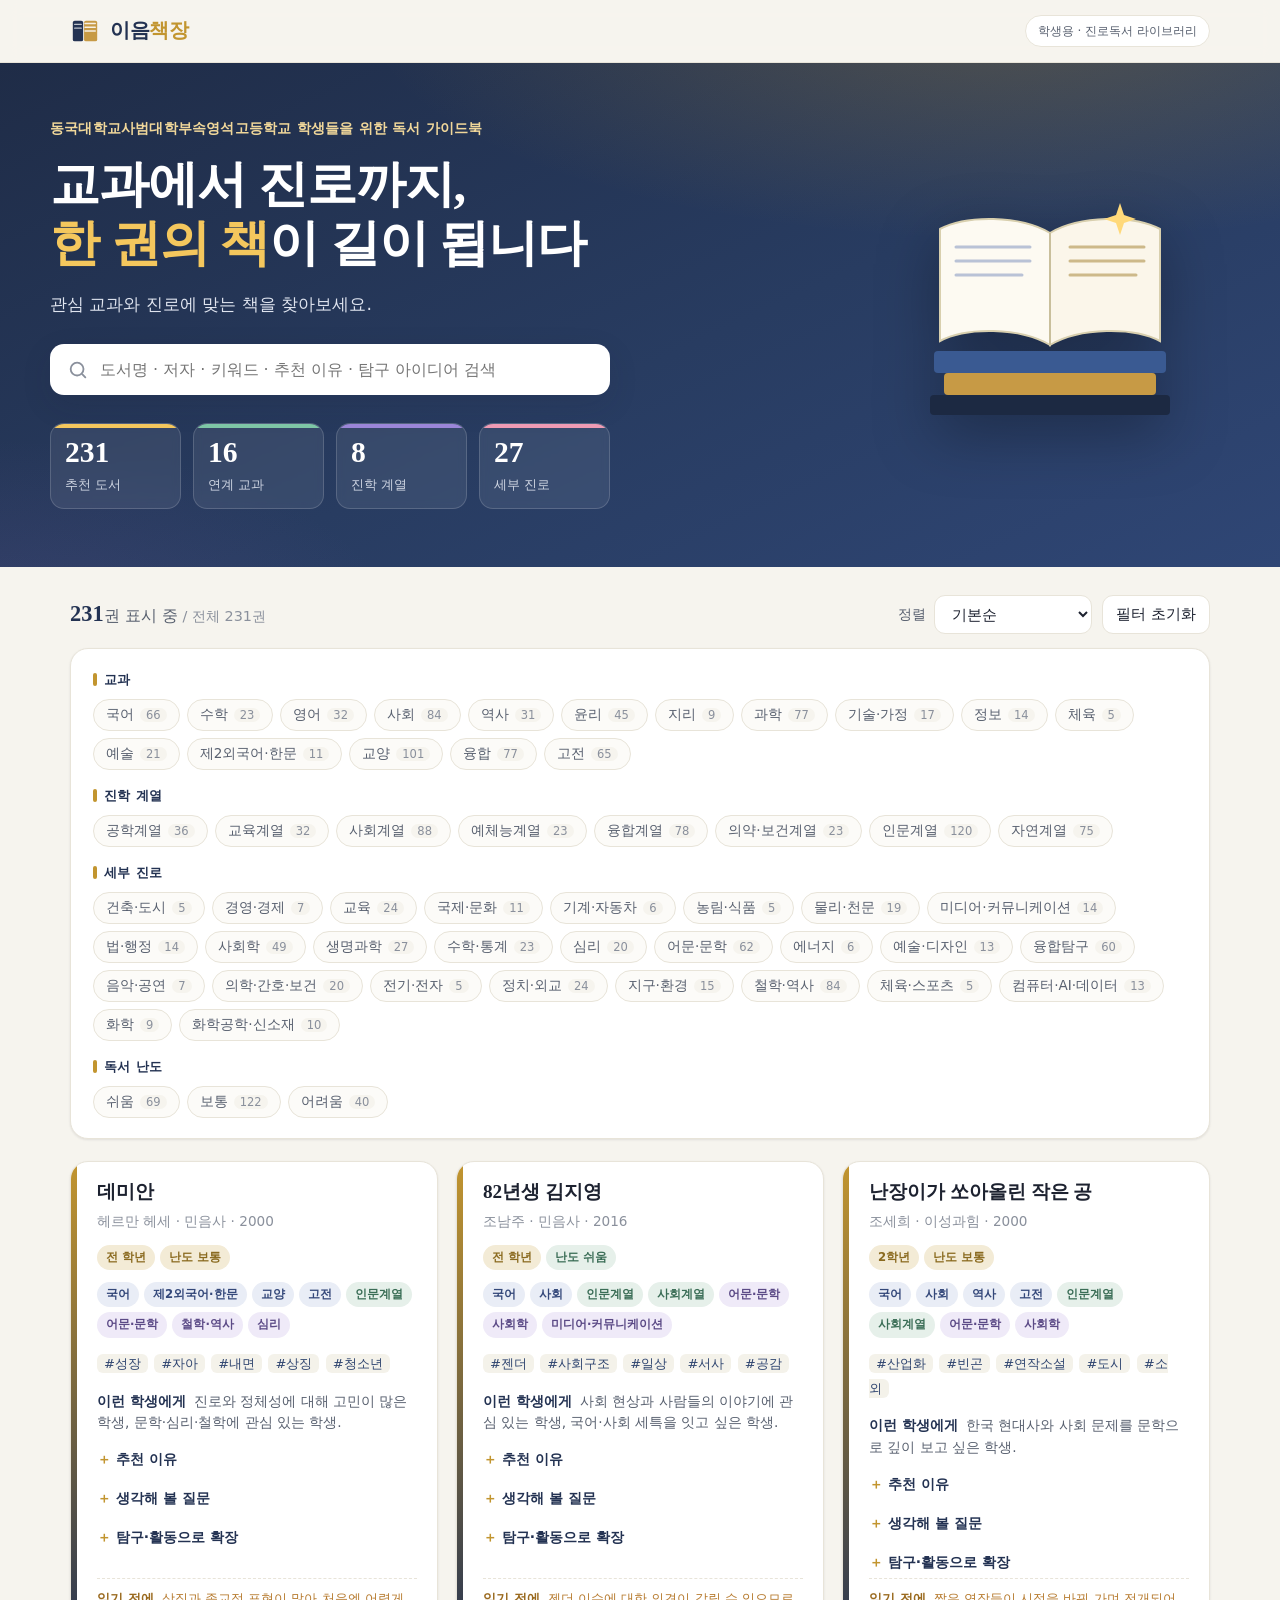
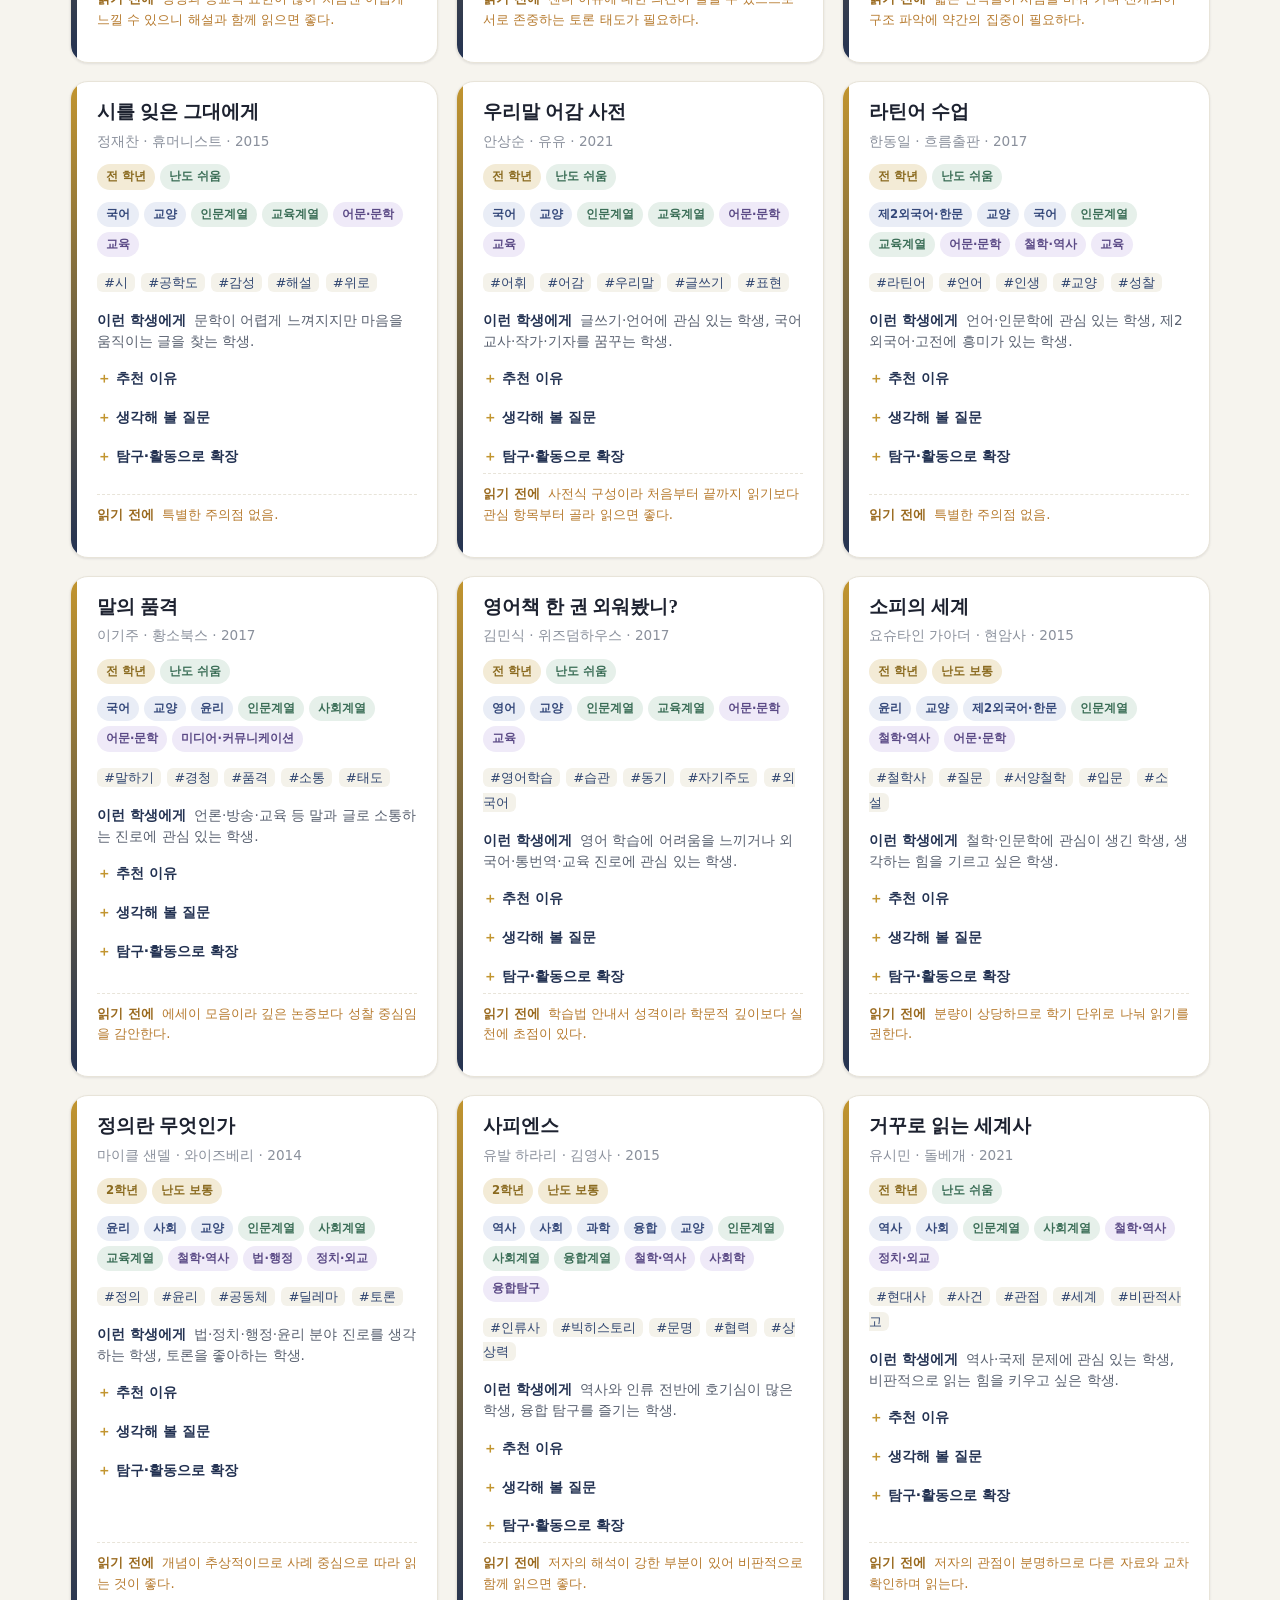
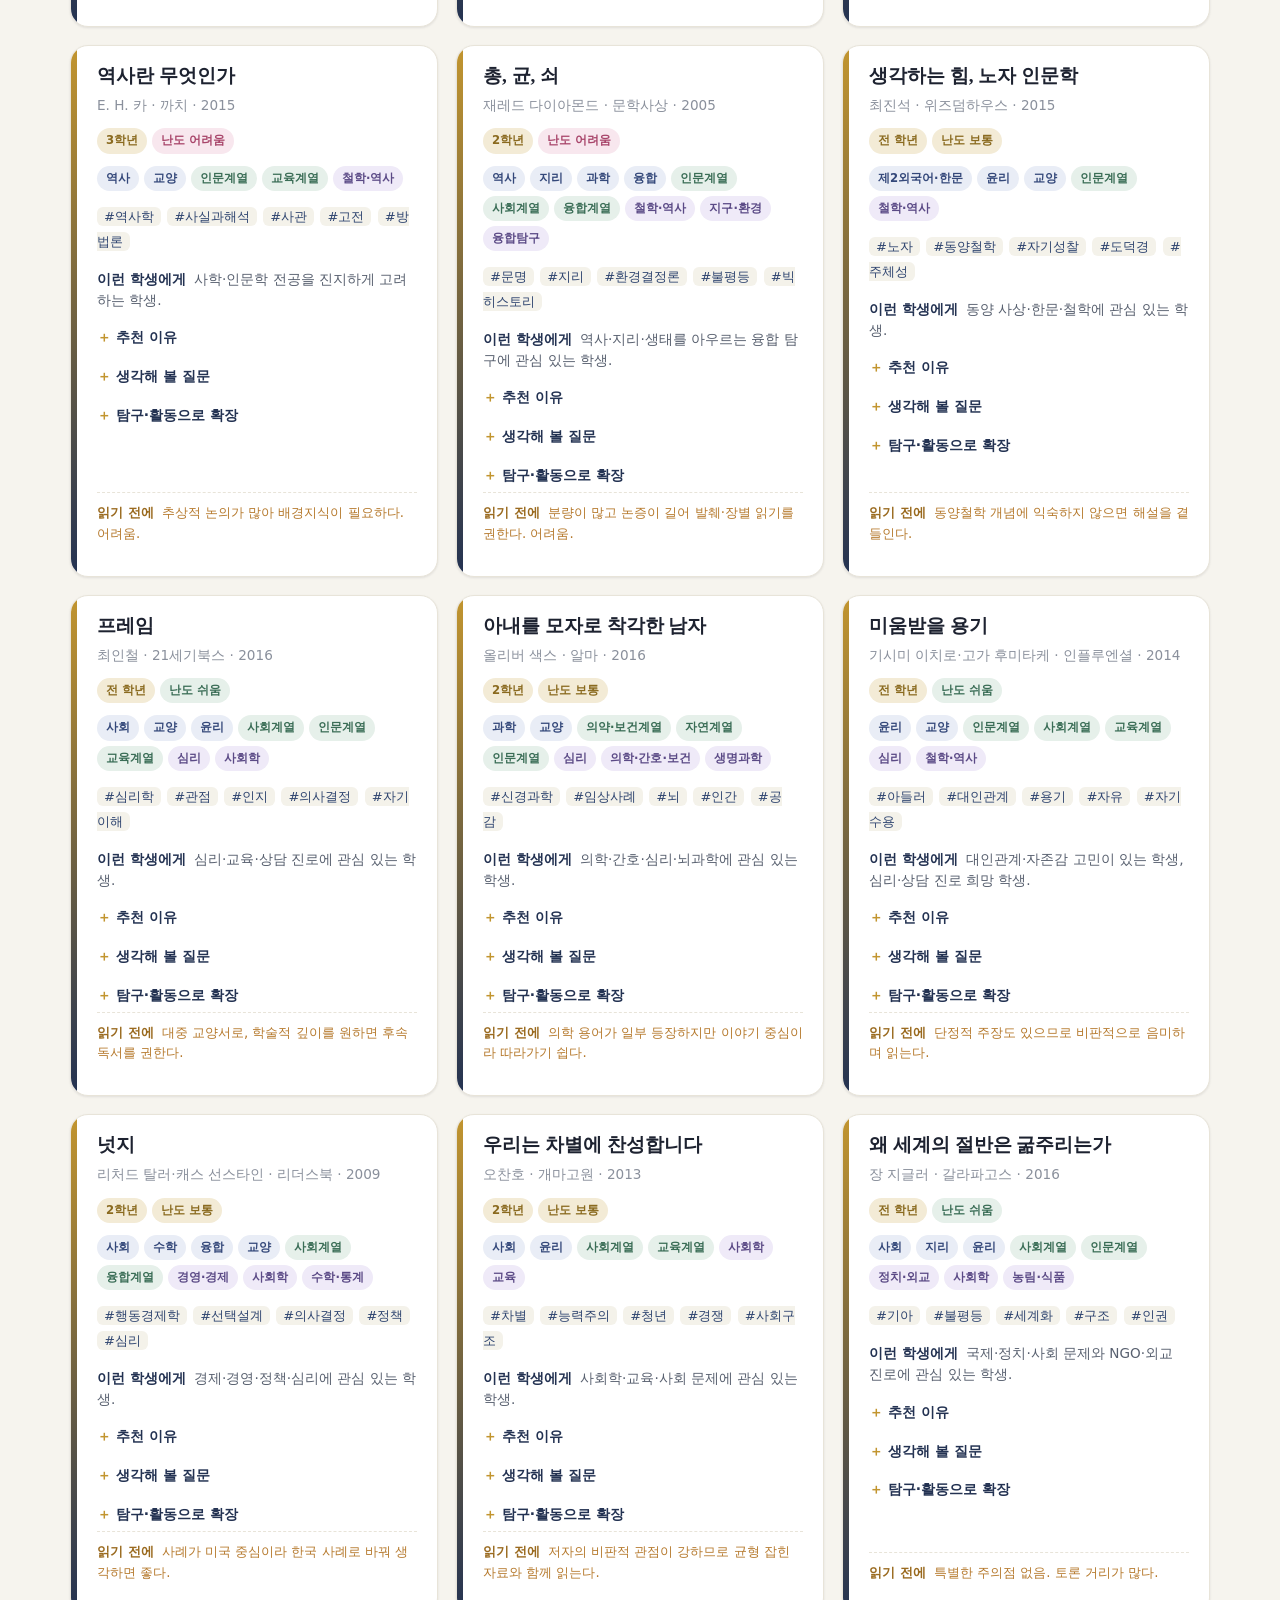
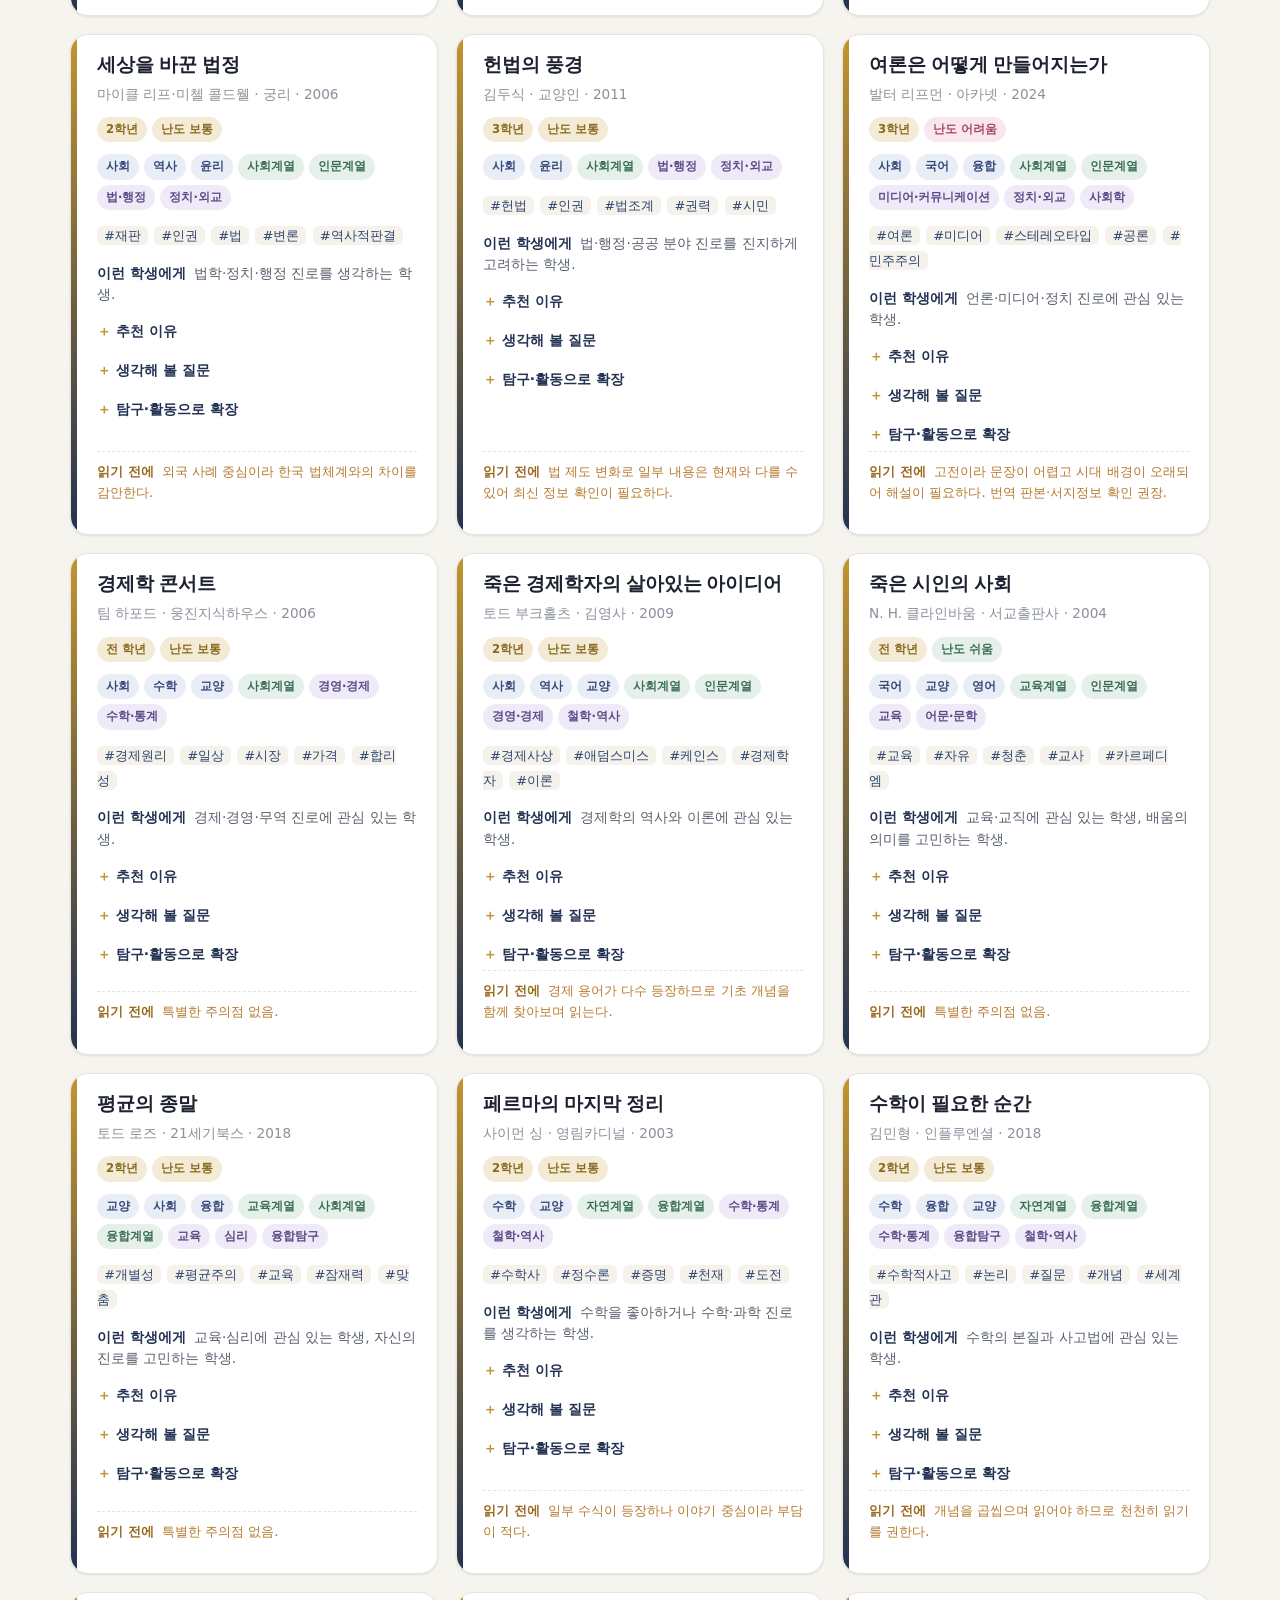
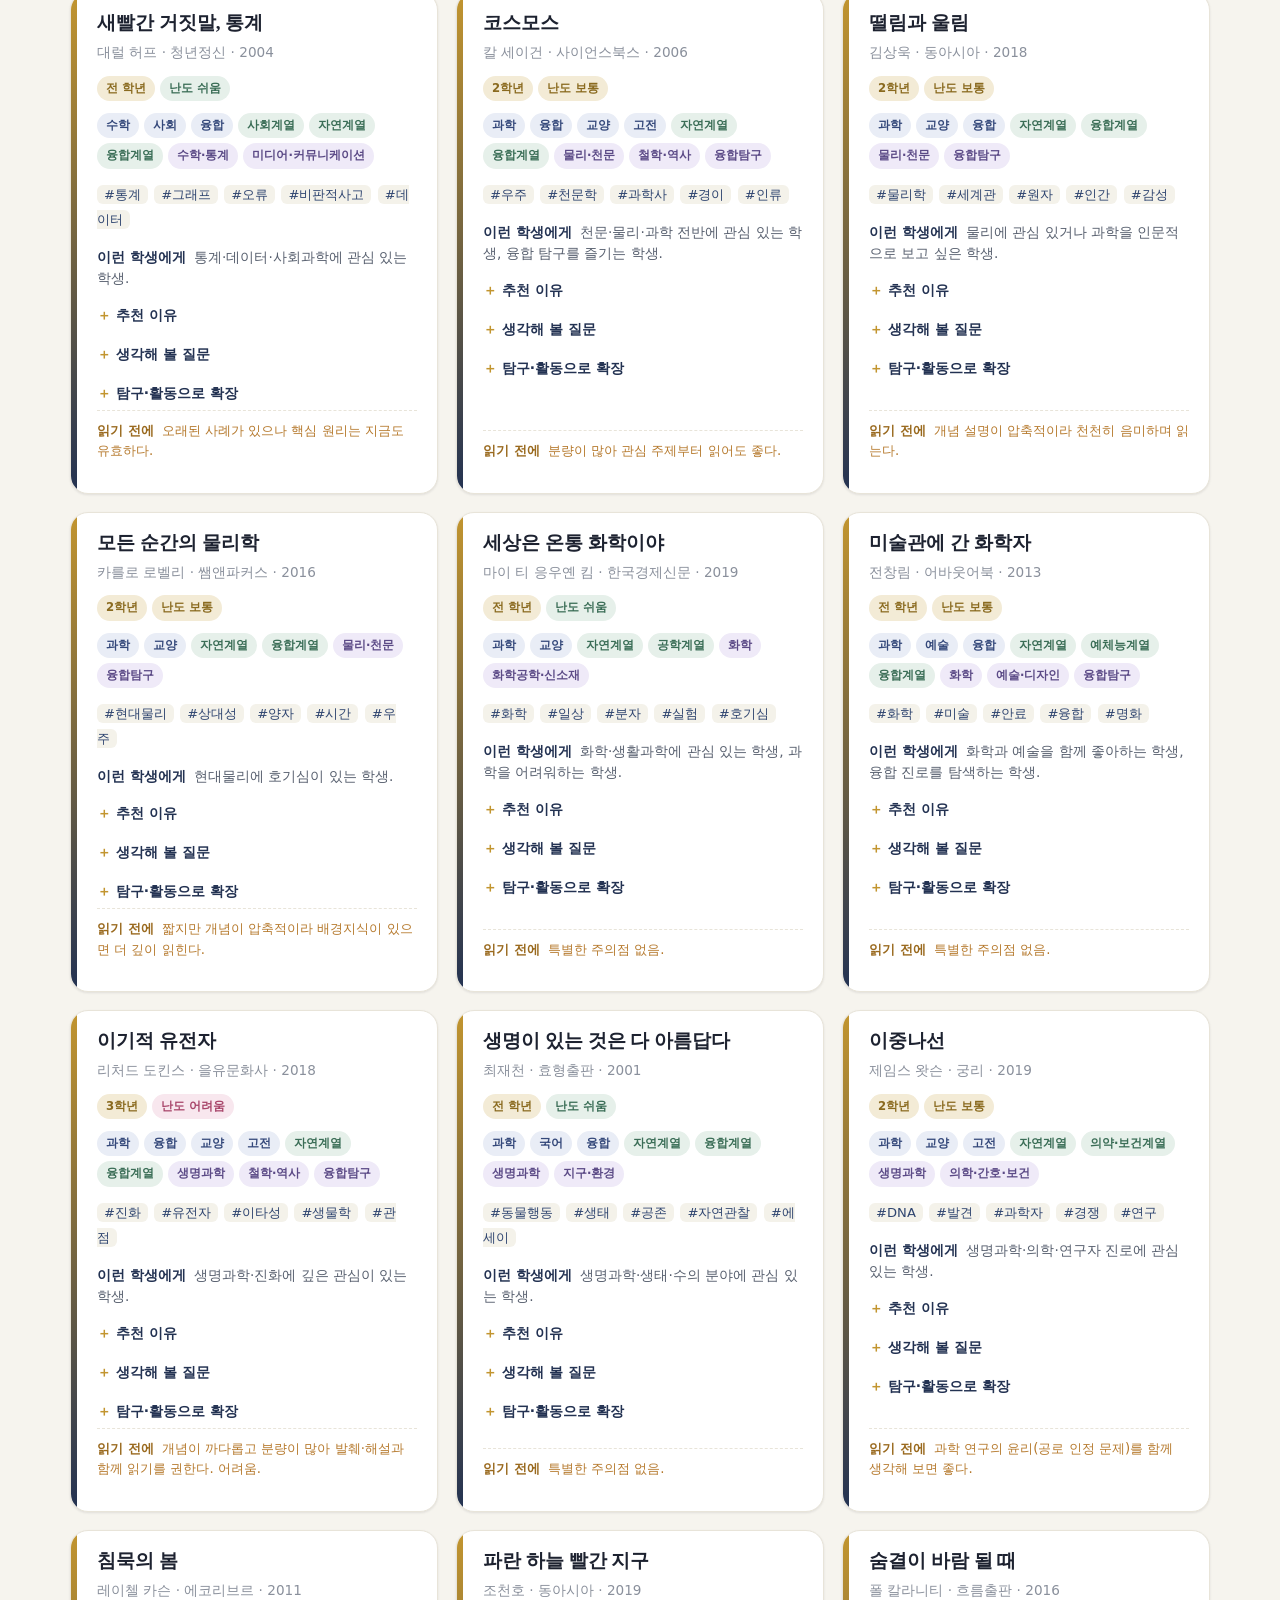
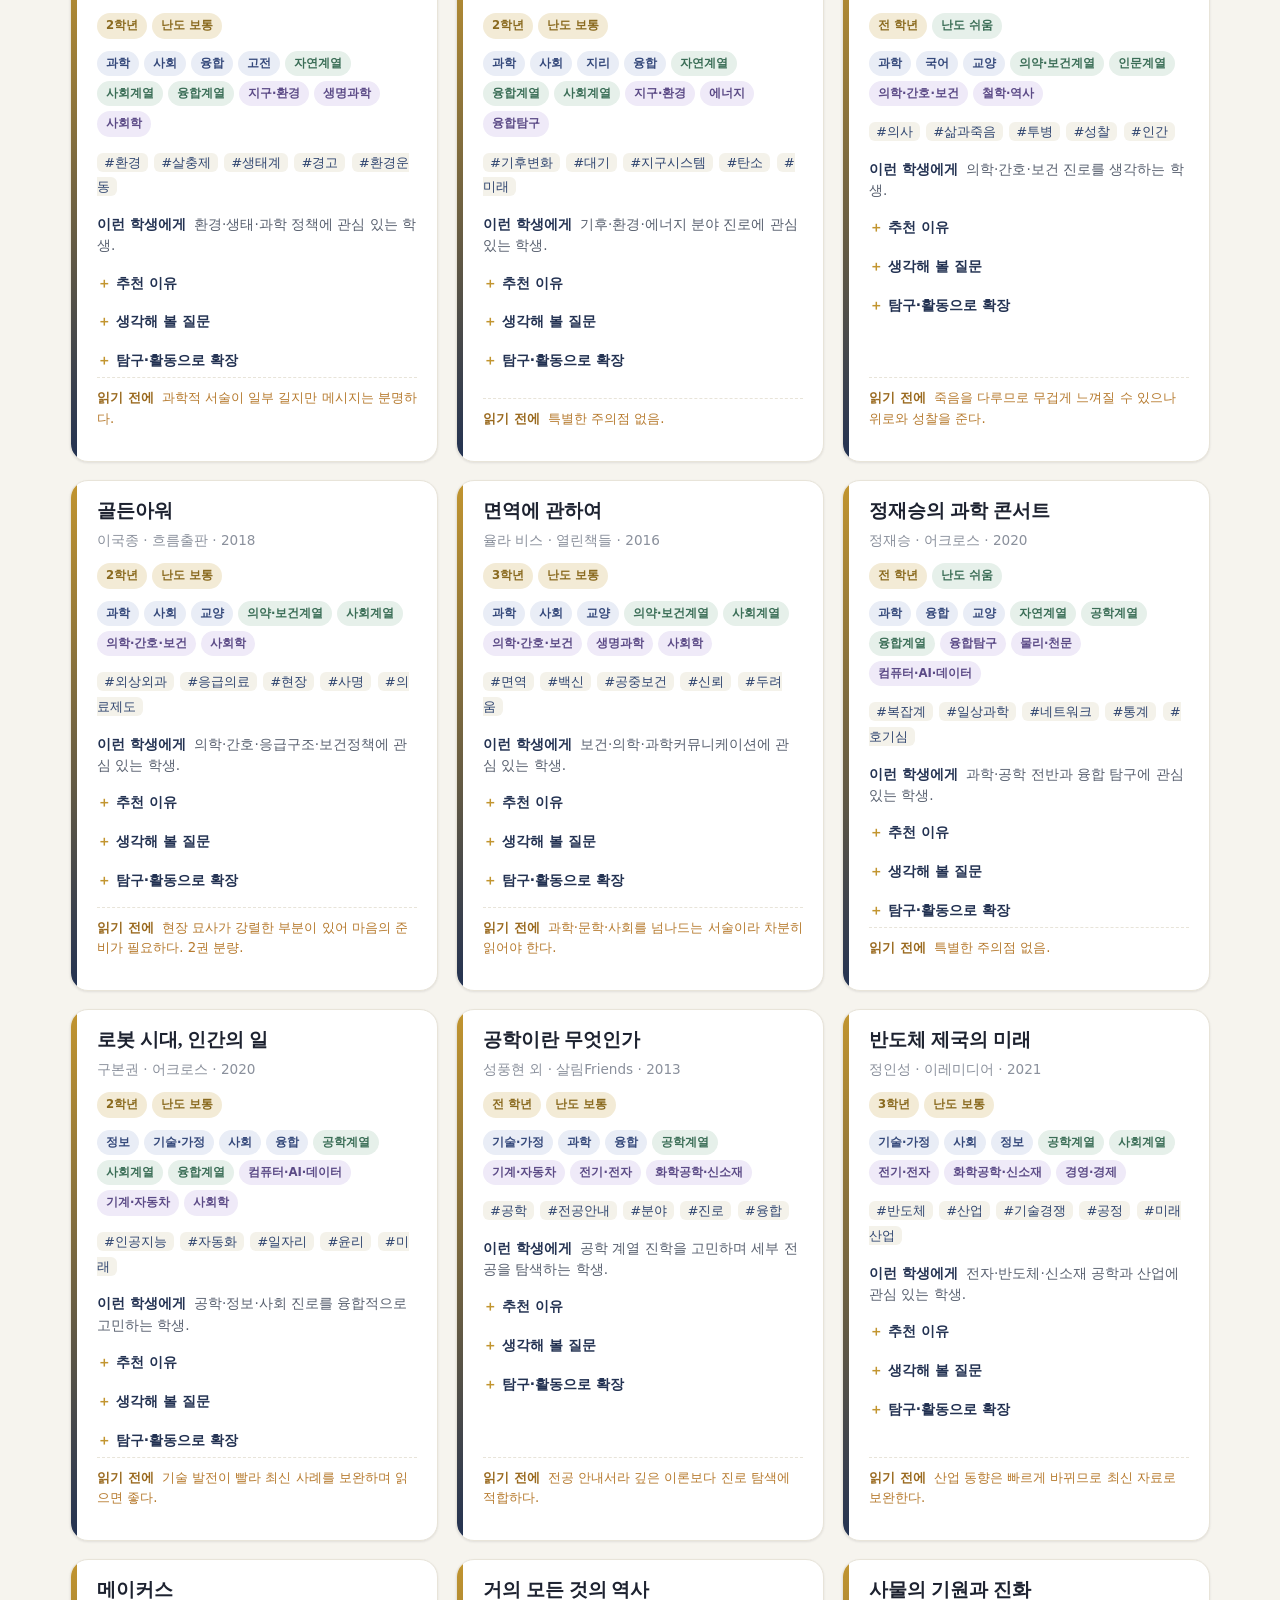
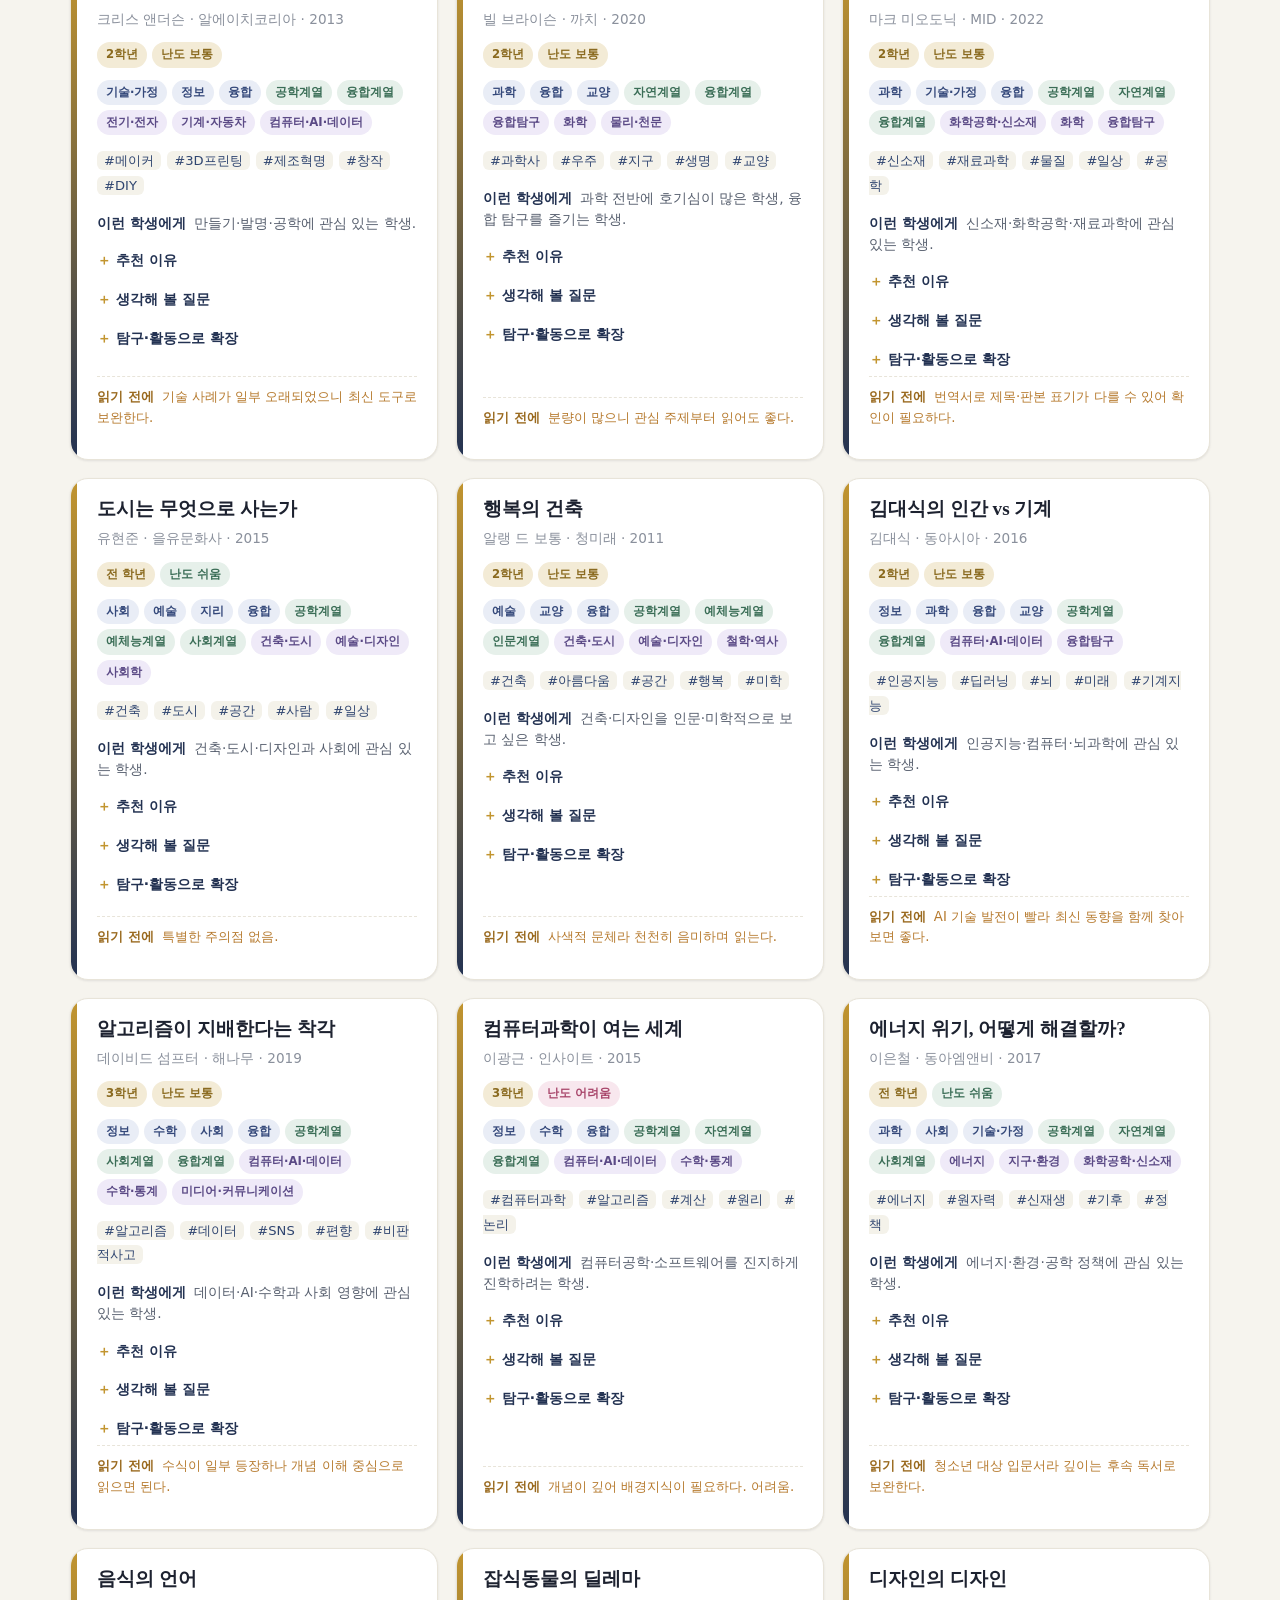
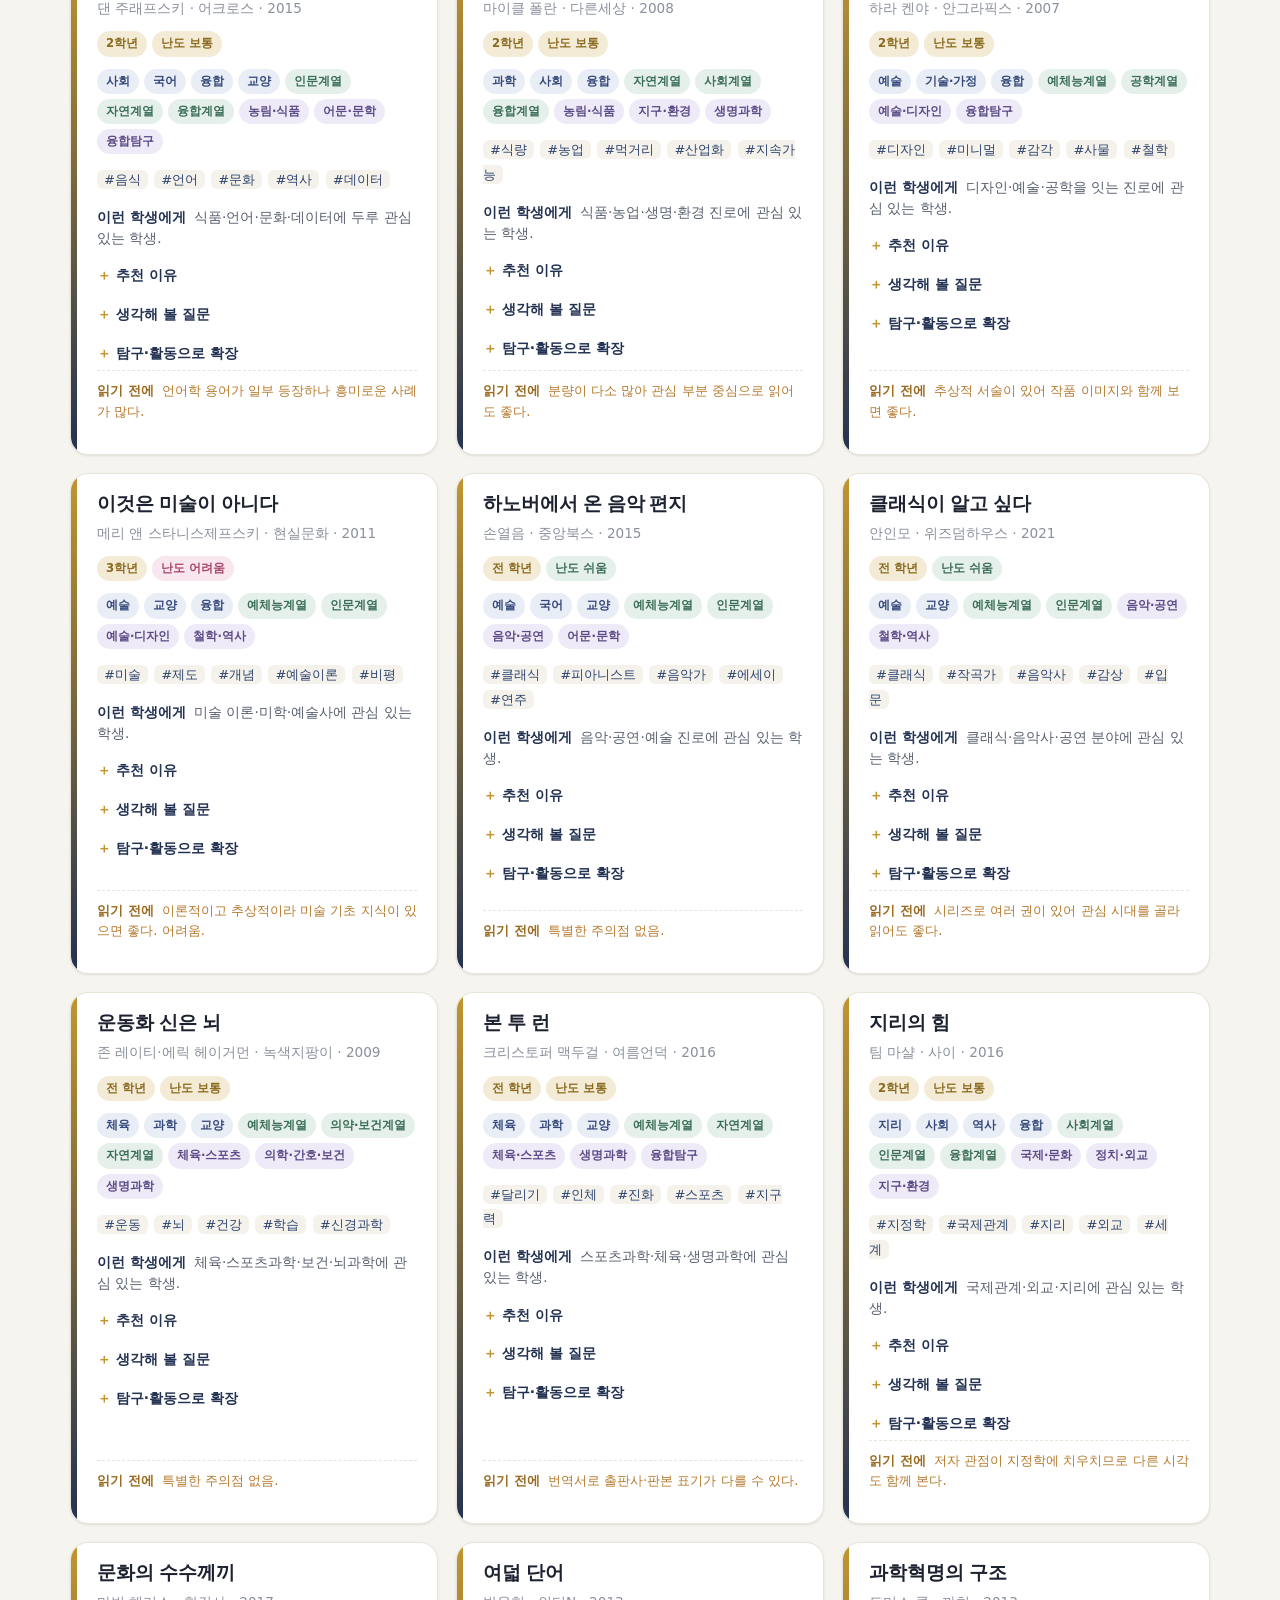
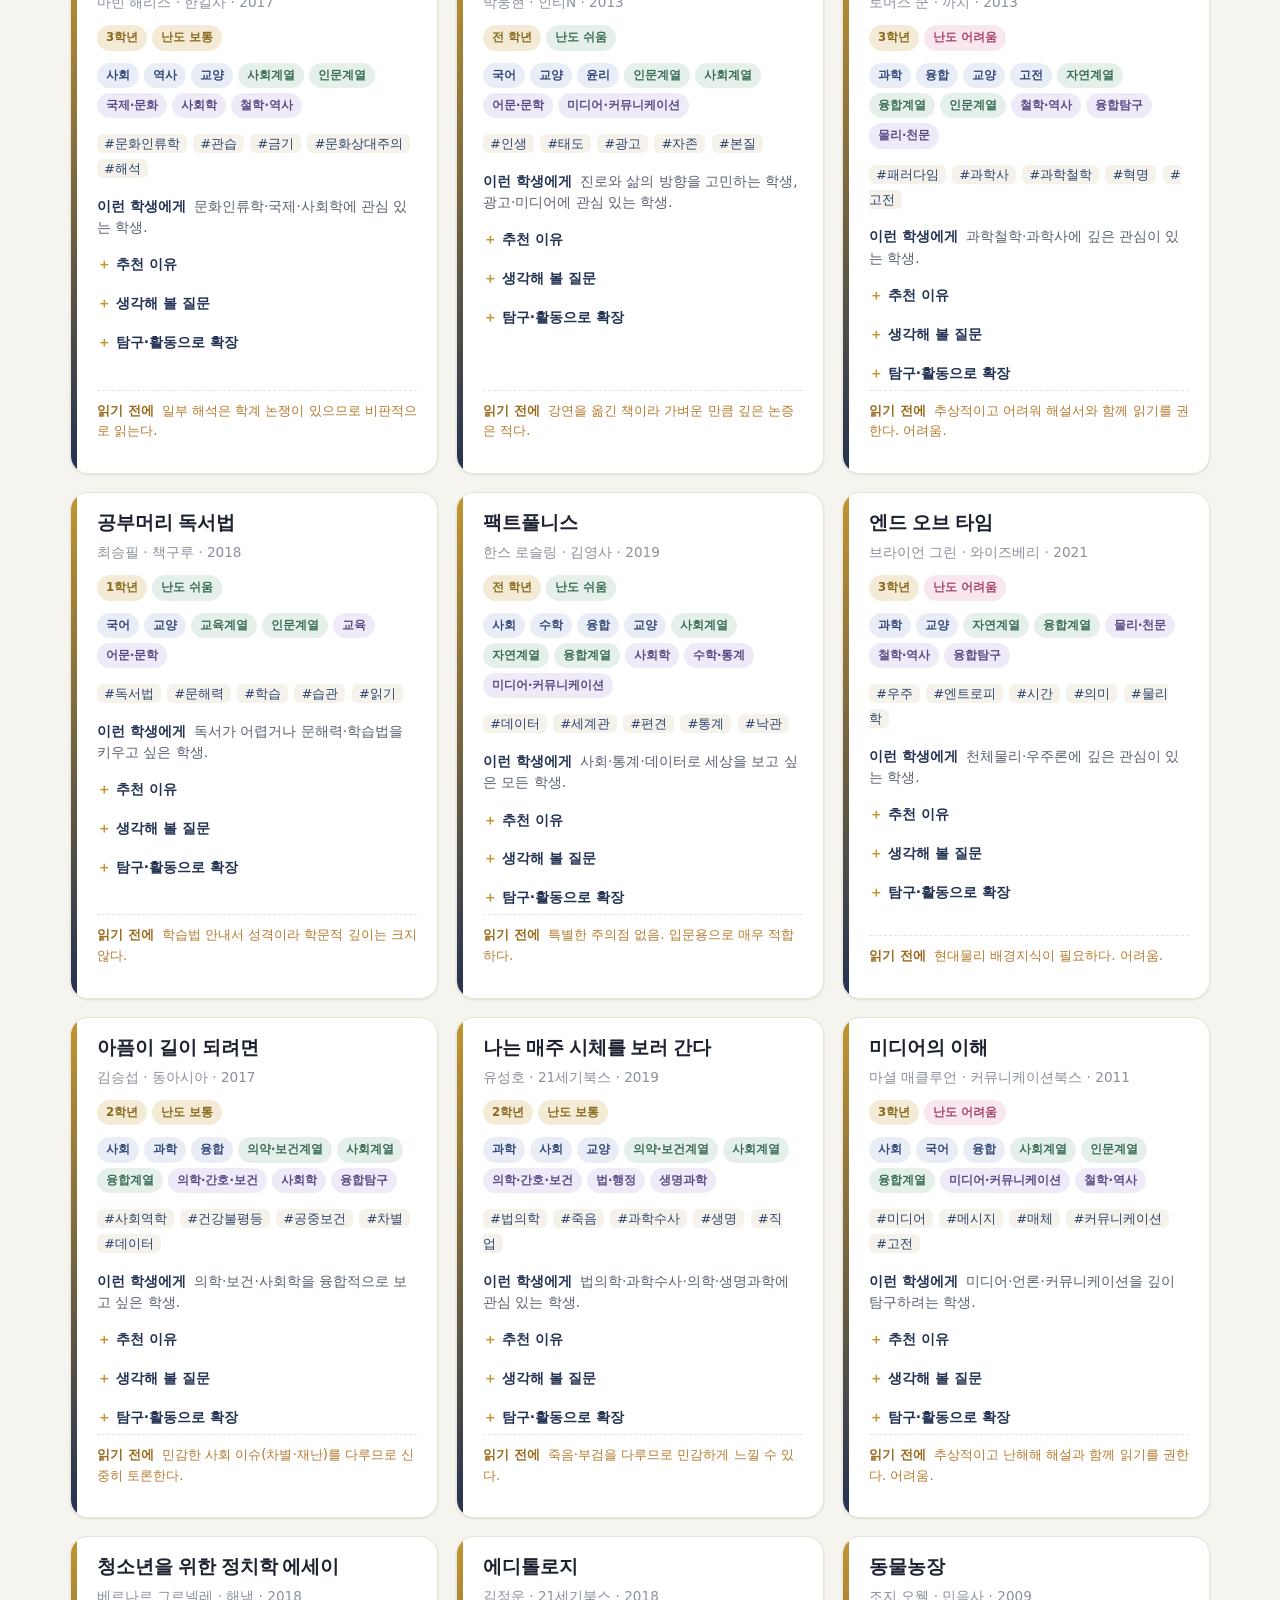
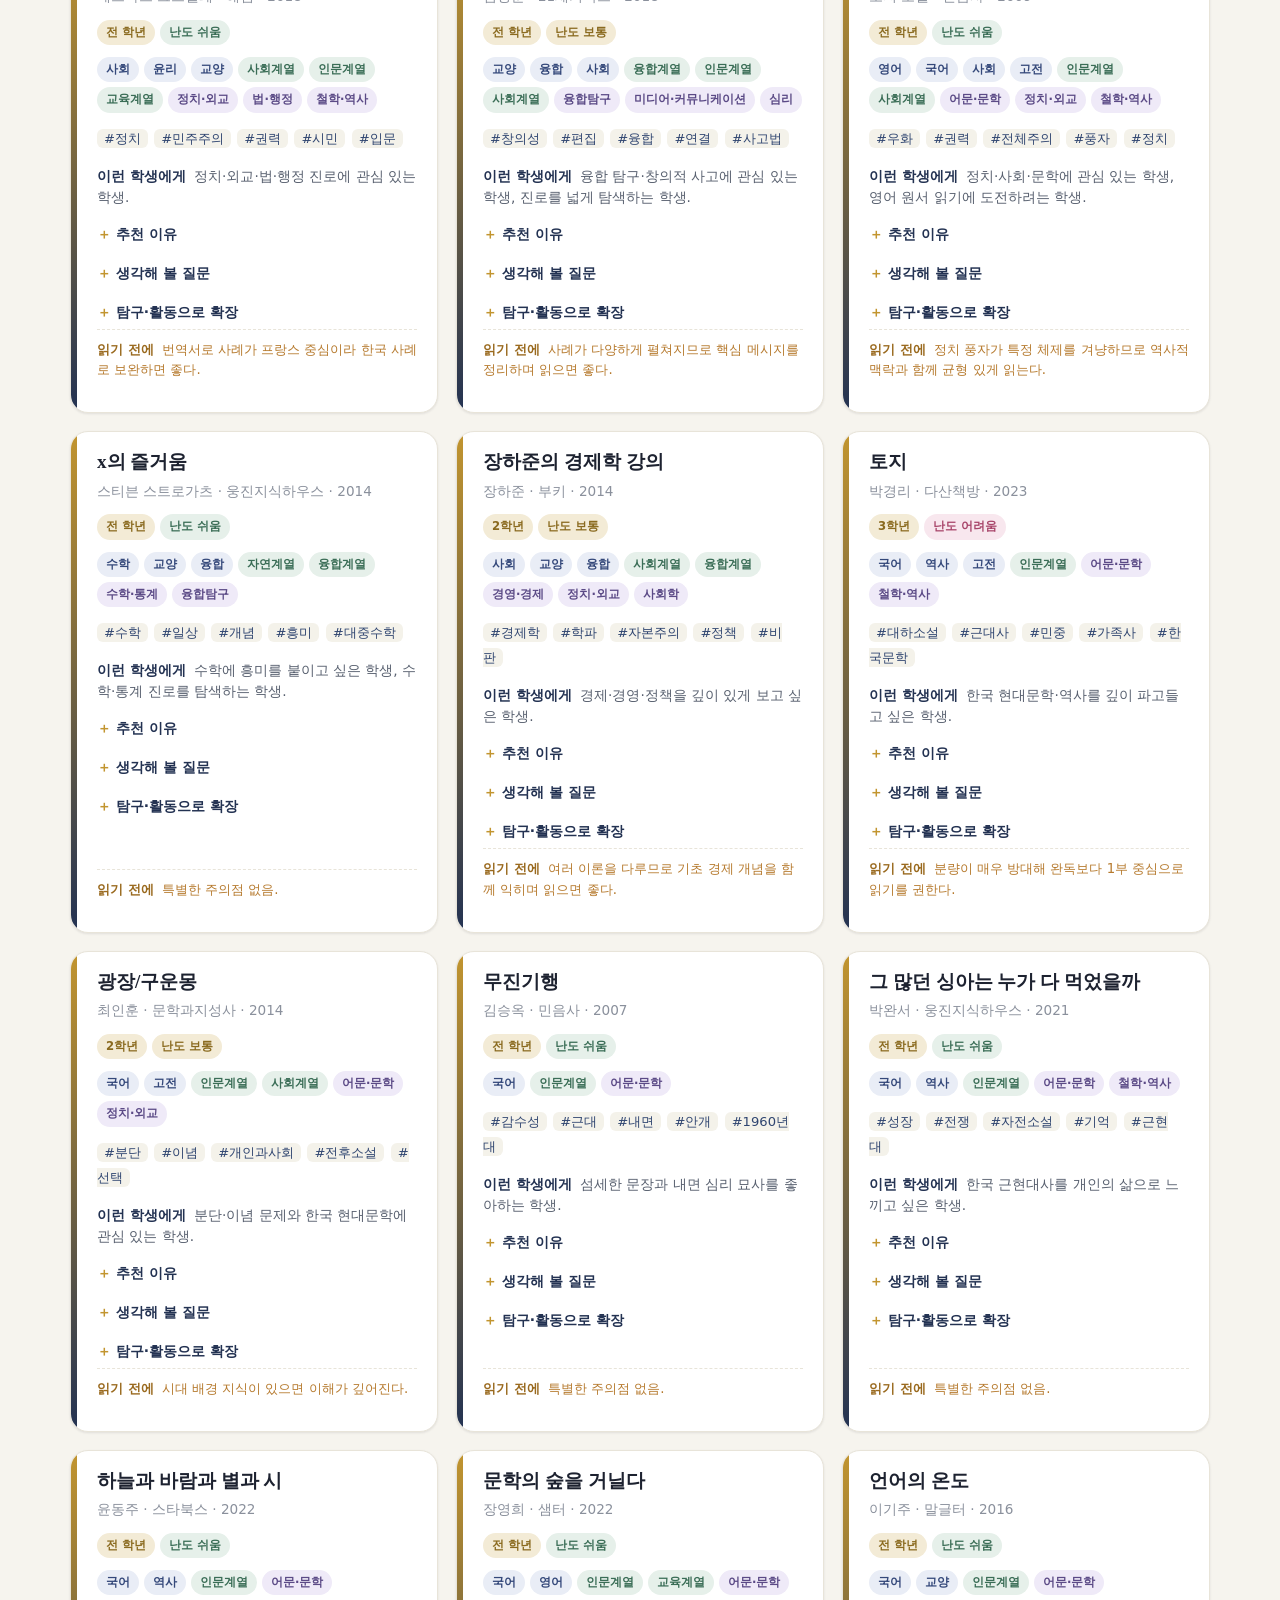
<file: index.html>
<!DOCTYPE html>
<html lang="ko">
<head>
  <meta charset="UTF-8" />
  <meta name="viewport" content="width=device-width, initial-scale=1.0" />
  <!-- 보안: 외부 통신/임베딩 차단. (파일 더블클릭 실행 호환을 위해 script-src는 제한하지 않음) -->
  <meta http-equiv="Content-Security-Policy"
        content="img-src 'self' data:; style-src 'self' 'unsafe-inline'; font-src 'self'; connect-src 'none'; object-src 'none'; frame-ancestors 'self'; base-uri 'self'; form-action 'none'" />
  <meta name="referrer" content="no-referrer" />
  <title>이음책장 · 교과와 진로를 잇는 추천 도서</title>
  <link rel="stylesheet" href="style.css" />
</head>
<body>
  <header class="topbar">
    <div class="container topbar-inner">
      <a class="brand" href="index.html" aria-label="이음책장 홈">
        <svg class="mark" viewBox="0 0 32 32" fill="none" aria-hidden="true">
          <rect x="3" y="5" width="11" height="22" rx="2" fill="#243353"/>
          <rect x="15" y="5" width="14" height="22" rx="2" fill="#c79a45"/>
          <path d="M16 8h11M16 12h11M16 16h11" stroke="#fff" stroke-width="1.4" stroke-linecap="round" opacity=".85"/>
          <path d="M5 9h7M5 13h7" stroke="#fff" stroke-width="1.4" stroke-linecap="round" opacity=".7"/>
        </svg>
        <span class="name">이음<em>책장</em></span>
      </a>
      <span class="role-pill">학생용 · 진로독서 라이브러리</span>
    </div>
  </header>

  <section class="hero">
    <div class="container hero-inner">
      <div class="hero-text">
        <p class="eyebrow">동국대학교사범대학부속영석고등학교 학생들을 위한 독서 가이드북</p>
        <h1>교과에서 진로까지,<br /><span class="hl">한 권의 책</span>이 길이 됩니다</h1>
        <p class="lede">관심 교과와 진로에 맞는 책을 찾아보세요.</p>

        <div class="hero-search">
          <svg class="ico" viewBox="0 0 24 24" fill="none" aria-hidden="true">
            <circle cx="11" cy="11" r="7" stroke="currentColor" stroke-width="2"/>
            <path d="M20 20l-3.2-3.2" stroke="currentColor" stroke-width="2" stroke-linecap="round"/>
          </svg>
          <input type="search" id="searchInput"
                 placeholder="도서명 · 저자 · 키워드 · 추천 이유 · 탐구 아이디어 검색"
                 aria-label="도서 검색" autocomplete="off" />
        </div>

        <div class="hero-stats">
          <div class="stat"><div class="num" id="statBooks">–</div><div class="lbl">추천 도서</div></div>
          <div class="stat"><div class="num" id="statSubjects">–</div><div class="lbl">연계 교과</div></div>
          <div class="stat"><div class="num" id="statFields">–</div><div class="lbl">진학 계열</div></div>
          <div class="stat"><div class="num" id="statTags">–</div><div class="lbl">세부 진로</div></div>
        </div>
      </div>

      <div class="hero-art" aria-hidden="true">
        <svg viewBox="0 0 360 300" xmlns="http://www.w3.org/2000/svg">
          <rect x="60" y="232" width="240" height="20" rx="4" fill="#1c2942"/>
          <rect x="74" y="210" width="212" height="22" rx="4" fill="#c79a45"/>
          <rect x="64" y="188" width="232" height="22" rx="4" fill="#3a5a92"/>
          <path d="M180 70 C150 52 96 52 70 66 L70 178 C96 164 150 164 180 182 Z" fill="#fdfaf2" stroke="#d8cfae" stroke-width="2"/>
          <path d="M180 70 C210 52 264 52 290 66 L290 178 C264 164 210 164 180 182 Z" fill="#fbf6ea" stroke="#d8cfae" stroke-width="2"/>
          <path d="M180 70 L180 182" stroke="#c9bf9c" stroke-width="2"/>
          <path d="M86 84h74M86 98h74M86 112h66" stroke="#b9c2d6" stroke-width="3" stroke-linecap="round"/>
          <path d="M200 84h74M200 98h74M200 112h66" stroke="#cdb98a" stroke-width="3" stroke-linecap="round"/>
          <g transform="translate(250 56)">
            <path d="M0 -16 L4 -4 L16 0 L4 4 L0 16 L-4 4 L-16 0 L-4 -4 Z" fill="#ffd97a"/>
          </g>
        </svg>
      </div>
    </div>
  </section>

  <main class="container">
    <div class="toolbar">
      <div class="result-count" id="resultCount">불러오는 중…</div>
      <div class="toolbar-right">
        <button class="btn filter-toggle" id="filterToggle" type="button">필터 ▾</button>
        <div class="sort-wrap">
          <label for="sortSelect">정렬</label>
          <select id="sortSelect" aria-label="정렬 기준">
            <option value="id">기본순</option>
            <option value="grade">학년순</option>
            <option value="level">난도순</option>
            <option value="title">도서명 가나다순</option>
          </select>
        </div>
        <button class="btn ghost" id="resetBtn" type="button">필터 초기화</button>
      </div>
    </div>

    <section class="filters" id="filters" aria-label="도서 필터">
      <div class="filter-group">
        <h4>교과</h4>
        <div class="chip-row" data-filter="subjects"></div>
      </div>
      <div class="filter-group">
        <h4>진학 계열</h4>
        <div class="chip-row" data-filter="academicFields"></div>
      </div>
      <div class="filter-group">
        <h4>세부 진로</h4>
        <div class="chip-row" data-filter="careerTags"></div>
      </div>
      <div class="filter-group">
        <h4>독서 난도</h4>
        <div class="chip-row" data-filter="level"></div>
      </div>
    </section>

    <section id="bookGrid" class="book-grid" aria-live="polite"></section>
    <p id="emptyMsg" class="empty-msg" hidden>조건에 맞는 도서가 없습니다. 검색어나 필터를 조정해 보세요.</p>
  </main>

  <footer class="site-footer">
    <div class="container footer-inner">
      <p class="credit">제작 · 동국대학교사범대학부속영석고등학교 3학년부</p>
      <p>이음책장 — 교과와 진로를 잇는 진로독서 라이브러리. 읽고, 탐구하고, 연결하세요.</p>
      <p class="src">참고 자료: 경상남도교육청 학교도서관 권장도서목록 · 서울대학교 권장도서 100선 · 포스텍 권장도서 100선 등</p>
    </div>
  </footer>

  <button id="topBtn" class="top-btn" type="button" aria-label="맨 위로">↑</button>
  <script src="script.js"></script>
</body>
</html>
</file>
<file: style.css>
/* =====================================================================
   이음책장 — 교과·진로 연계 추천 도서  |  스타일시트
   외부 리소스(폰트·이미지·CDN) 미사용 → 오프라인 동작 & 보안 강화
   ===================================================================== */

:root {
  --paper: #f6f4ee;
  --paper-2: #fbfaf6;
  --surface: #ffffff;
  --ink: #1d2230;
  --ink-soft: #58606f;
  --ink-faint: #8a909c;
  --line: #e8e4d9;
  --navy: #233252;
  --navy-2: #2f4570;
  --gold: #c2952f;
  --gold-soft: #f3ebd6;
  --sage: #5f8d77;     --sage-soft: #e6f0ea;
  --indigo: #34487a;   --indigo-soft: #e9edf6;
  --plum: #6f5b9e;     --plum-soft: #efeaf8;
  --rose: #c2607c;     --rose-soft: #f8e7ee;
  --amber: #b67a2e;    --amber-soft: #f7edd9;
  --wine: #7c3242;     --parch: #f1e6cf;   /* 고전 전용 */
  --radius: 18px;
  --radius-sm: 11px;
  --shadow-sm: 0 1px 3px rgba(29,34,48,.06), 0 1px 2px rgba(29,34,48,.04);
  --shadow-md: 0 10px 30px rgba(29,34,48,.12);
  --serif: "Nanum Myeongjo", "Noto Serif KR", "AppleMyungjo", Batang, 바탕, Georgia, serif;
  --sans: "Pretendard", "Apple SD Gothic Neo", "Malgun Gothic", 맑은 고딕, system-ui, sans-serif;
}

* { box-sizing: border-box; }
html { scroll-behavior: smooth; }
body {
  margin: 0; font-family: var(--sans);
  background:
    radial-gradient(900px 500px at 100% -5%, #efeadf 0%, transparent 55%),
    var(--paper);
  color: var(--ink); line-height: 1.65; -webkit-font-smoothing: antialiased;
}
.container { max-width: 1180px; margin: 0 auto; padding: 0 20px; }

/* ===== 상단 바 ===== */
.topbar {
  position: sticky; top: 0; z-index: 50;
  background: rgba(246,244,238,.88); backdrop-filter: saturate(150%) blur(10px);
  border-bottom: 1px solid var(--line);
}
.topbar-inner { display: flex; align-items: center; justify-content: space-between; height: 62px; }
.brand { display: flex; align-items: center; gap: 10px; text-decoration: none; color: var(--navy); }
.brand .mark { width: 30px; height: 30px; flex: 0 0 auto; }
.brand .name { font-family: var(--serif); font-size: 1.28rem; font-weight: 800; letter-spacing: -.5px; }
.brand .name em { color: var(--gold); font-style: normal; }
.role-pill { font-size: .76rem; color: var(--ink-soft); border: 1px solid var(--line);
  border-radius: 999px; padding: 5px 12px; background: var(--surface); text-decoration: none; }
.role-pill.teacher { color: var(--navy); border-color: var(--gold); background: var(--gold-soft); font-weight: 700; }

/* ===== 히어로 ===== */
.hero {
  position: relative; color: #fff; overflow: hidden;
  background:
    radial-gradient(1100px 380px at 80% -10%, rgba(194,149,47,.28), transparent 60%),
    radial-gradient(700px 380px at 0% 120%, rgba(111,91,158,.25), transparent 60%),
    linear-gradient(155deg, #1f2c47 0%, #283c61 55%, #2f4675 100%);
}
.hero-inner { display: grid; grid-template-columns: 1.25fr .9fr; gap: 28px; align-items: center; padding: 54px 0 58px; }
.hero .eyebrow { font-size: .9rem; letter-spacing: .2px; color: #f0d79a; font-weight: 700; margin: 0 0 14px; }
.hero h1 { font-family: var(--serif); font-size: clamp(2rem, 4.4vw, 3.15rem);
  line-height: 1.18; margin: 0 0 16px; letter-spacing: -1px; font-weight: 800; }
.hero h1 .hl { color: #f4c75d; }
.hero .lede { font-size: 1.08rem; color: #dfe4ef; margin: 0 0 26px; max-width: 42ch; }

.hero-search { position: relative; max-width: 560px; }
.hero-search input {
  width: 100%; padding: 16px 18px 16px 50px; border: none; border-radius: 14px;
  font-size: 1rem; background: #fff; color: var(--ink); box-shadow: var(--shadow-md); font-family: var(--sans);
}
.hero-search input:focus { outline: 3px solid var(--gold); outline-offset: 1px; }
.hero-search .ico { position: absolute; left: 17px; top: 50%; transform: translateY(-50%);
  width: 22px; height: 22px; color: var(--ink-faint); }

/* 히어로 통계 — 4파트 카드 (각기 다른 포인트색) */
.hero-stats { display: grid; grid-template-columns: repeat(4, 1fr); gap: 12px; margin-top: 28px; max-width: 560px; }
.stat {
  position: relative; background: rgba(255,255,255,.08); border: 1px solid rgba(255,255,255,.16);
  border-radius: 14px; padding: 14px 14px 13px; text-align: left; overflow: hidden;
  backdrop-filter: blur(4px);
}
.stat::before { content: ""; position: absolute; top: 0; left: 0; width: 100%; height: 4px; background: var(--c, #f4c75d); }
.stat:nth-child(1) { --c: #f4c75d; }
.stat:nth-child(2) { --c: #7ec6a6; }
.stat:nth-child(3) { --c: #9b86d8; }
.stat:nth-child(4) { --c: #ef9bb4; }
.stat .num { font-family: var(--serif); font-size: 1.85rem; font-weight: 800; color: #fff; line-height: 1; }
.stat .lbl { font-size: .8rem; color: #cfd6e3; margin-top: 6px; }

.hero-art { justify-self: end; width: 100%; max-width: 360px; }
.hero-art svg { width: 100%; height: auto; display: block; filter: drop-shadow(0 18px 30px rgba(0,0,0,.3)); }

/* ===== 툴바 ===== */
.toolbar { display: flex; align-items: center; justify-content: space-between; gap: 14px; margin: 28px 0 14px; flex-wrap: wrap; }
.result-count { font-size: .98rem; color: var(--ink-soft); }
.result-count strong { font-family: var(--serif); color: var(--navy); font-size: 1.4rem; }
.result-count .muted { color: var(--ink-faint); font-size: .9rem; }
.toolbar-right { display: flex; align-items: center; gap: 10px; flex-wrap: wrap; }
.sort-wrap { display: flex; align-items: center; gap: 8px; }
.sort-wrap label { font-size: .88rem; color: var(--ink-soft); }
select, .btn { font-family: var(--sans); border: 1px solid var(--line); background: var(--surface);
  color: var(--ink); border-radius: var(--radius-sm); padding: 9px 13px; font-size: .92rem; cursor: pointer; transition: all .13s; }
select:focus, .btn:focus { outline: 2px solid var(--navy); }
.btn.ghost:hover { border-color: var(--rose); color: var(--rose); }
.filter-toggle { display: none; }

/* ===== 필터 ===== */
.filters { background: var(--surface); border: 1px solid var(--line); border-radius: var(--radius);
  padding: 20px 22px; box-shadow: var(--shadow-sm); margin-bottom: 22px; }
.filter-group { margin-bottom: 15px; }
.filter-group:last-child { margin-bottom: 0; }
.filter-group h4 { margin: 0 0 9px; font-size: .8rem; font-weight: 800; color: var(--navy);
  letter-spacing: .4px; display: flex; align-items: center; gap: 7px; }
.filter-group h4::before { content: ""; width: 4px; height: 13px; background: var(--gold); border-radius: 2px; }
.chip-row { display: flex; flex-wrap: wrap; gap: 7px; }

.chip { display: inline-flex; align-items: center; gap: 6px; border: 1px solid var(--line);
  background: #fcfbf8; color: var(--ink-soft); border-radius: 999px; padding: 6px 12px;
  font-size: .85rem; cursor: pointer; transition: all .13s ease; font-family: var(--sans); }
.chip:hover { border-color: var(--navy); color: var(--navy); transform: translateY(-1px); }
.chip .chip-count { font-size: .72rem; color: var(--ink-faint); background: var(--paper);
  border-radius: 999px; padding: 0 6px; min-width: 18px; text-align: center; }
.chip.active { background: var(--navy); border-color: var(--navy); color: #fff; font-weight: 600; }
.chip.active .chip-count { background: rgba(255,255,255,.22); color: #fff; }


/* ===== 카드 그리드 ===== */
.book-grid { display: grid; grid-template-columns: repeat(auto-fill, minmax(320px, 1fr)); gap: 18px; padding-bottom: 44px; }
.card { position: relative; display: flex; overflow: hidden; background: var(--surface);
  border: 1px solid var(--line); border-radius: var(--radius); box-shadow: var(--shadow-sm);
  transition: transform .16s ease, box-shadow .16s ease, border-color .16s ease; }
.card:hover { transform: translateY(-4px); box-shadow: var(--shadow-md); border-color: #ddd6c5; }
.card-accent { width: 6px; flex: 0 0 6px; background: linear-gradient(var(--gold), var(--navy)); }
.card-body { padding: 18px 20px; flex: 1; display: flex; flex-direction: column; }
.card-head { margin-bottom: 10px; }
.card-title { font-family: var(--serif); margin: 0 0 5px; font-size: 1.2rem; color: var(--ink); line-height: 1.3; }
.card-meta { font-size: .85rem; color: var(--ink-faint); }

.tags { display: flex; flex-wrap: wrap; gap: 5px; margin: 6px 0; }
.meta-tags { margin-top: 2px; }
.tag { font-size: .73rem; padding: 3px 9px; border-radius: 999px; font-weight: 600; white-space: nowrap; }
.tag.subject { background: var(--indigo-soft); color: var(--indigo); }
.tag.field   { background: var(--sage-soft); color: #3a6d56; }
.tag.career  { background: var(--plum-soft); color: #5b4a86; }
.tag.grade   { background: var(--gold-soft); color: #8a6a1f; }
.tag.level-쉬움   { background: var(--sage-soft); color: #3a6d56; }
.tag.level-보통   { background: var(--gold-soft); color: #8a6a1f; }
.tag.level-어려움 { background: var(--rose-soft); color: #a8456a; }

.keywords { font-size: .82rem; color: var(--navy-2); margin: 8px 0 6px; line-height: 1.9; }
.keywords span { background: #f4f2ea; border-radius: 6px; padding: 2px 7px; margin-right: 2px; }

.card details { margin-top: 6px; }
.card details summary { cursor: pointer; font-size: .87rem; font-weight: 700; color: var(--navy);
  list-style: none; padding: 5px 0; }
.card details summary::-webkit-details-marker { display: none; }
.card details summary::before { content: "＋ "; color: var(--gold); font-weight: 800; }
.card details[open] summary::before { content: "－ "; }
.card details p { margin: 4px 0 6px; font-size: .9rem; color: var(--ink); }

.card-extra { font-size: .85rem; color: var(--ink-soft); margin-top: auto; padding-top: 10px; border-top: 1px dashed var(--line); }
.card-extra dt { font-weight: 800; color: var(--navy); margin-top: 7px; font-size: .8rem; }
.card-extra dd { margin: 2px 0 0; }
.card-extra .note { color: var(--amber); }

.empty-msg { text-align: center; color: var(--ink-soft); padding: 60px 0; font-size: 1.02rem; }

/* ===== 교사용 안내 ===== */
.teacher-guide { margin: 6px auto 34px; }
.teacher-guide .panel { background: var(--surface); border: 1px solid var(--line);
  border-radius: var(--radius); padding: 8px 22px; box-shadow: var(--shadow-sm); }
.teacher-guide summary { cursor: pointer; font-weight: 800; color: var(--navy); padding: 14px 0; font-size: 1.02rem; }
.guide-body { font-size: .93rem; }
.guide-body ol { padding-left: 20px; }
.guide-body li { margin-bottom: 7px; }
.guide-body code { background: var(--indigo-soft); color: var(--indigo); padding: 1px 6px; border-radius: 5px; font-size: .86em; }
.guide-tip { background: var(--gold-soft); padding: 11px 15px; border-radius: var(--radius-sm); color: #7a5a16; }

/* ===== 푸터 ===== */
.site-footer { border-top: 1px solid var(--line); background: var(--paper-2); }
.footer-inner { padding: 26px 0 42px; color: var(--ink-soft); font-size: .85rem; }
.footer-inner .credit { font-family: var(--serif); color: var(--navy); font-size: 1.02rem; font-weight: 700; margin-bottom: 8px; }
.footer-inner p { margin: 4px 0; }
.footer-inner .src { color: var(--ink-faint); font-size: .8rem; }

/* ===== 맨 위로 ===== */
.top-btn { position: fixed; right: 22px; bottom: 22px; width: 48px; height: 48px; border-radius: 50%;
  border: none; background: var(--navy); color: #fff; font-size: 1.3rem; cursor: pointer; box-shadow: var(--shadow-md);
  opacity: 0; pointer-events: none; transition: opacity .2s, transform .2s; }
.top-btn:hover { transform: translateY(-2px); background: var(--navy-2); }
.top-btn.show { opacity: 1; pointer-events: auto; }

/* ===== 반응형 ===== */
@media (max-width: 860px) {
  .hero-inner { grid-template-columns: 1fr; padding: 40px 0 44px; }
  .hero-art { display: none; }
  .hero-stats { max-width: none; }
}
@media (max-width: 640px) {
  .book-grid { grid-template-columns: 1fr; }
  .hero-stats { grid-template-columns: repeat(2, 1fr); }
  .filter-toggle { display: inline-flex; }
  .filters { display: none; }
  .filters.open { display: block; }
  .hero h1 { font-size: 1.95rem; }
}

/* 카드 본문 보조 정보 (이런 학생에게 / 읽기 전에) */
.card .fit { font-size: .85rem; color: var(--ink-soft); margin: 8px 0 4px; line-height: 1.55; }
.card .fit b { color: var(--navy); font-weight: 800; margin-right: 4px; }
.card .note { font-size: .83rem; color: var(--amber); margin-top: auto; padding-top: 10px;
  border-top: 1px dashed var(--line); line-height: 1.55; }
.card .note b { color: #9a6a1f; font-weight: 800; margin-right: 4px; }
</file>
